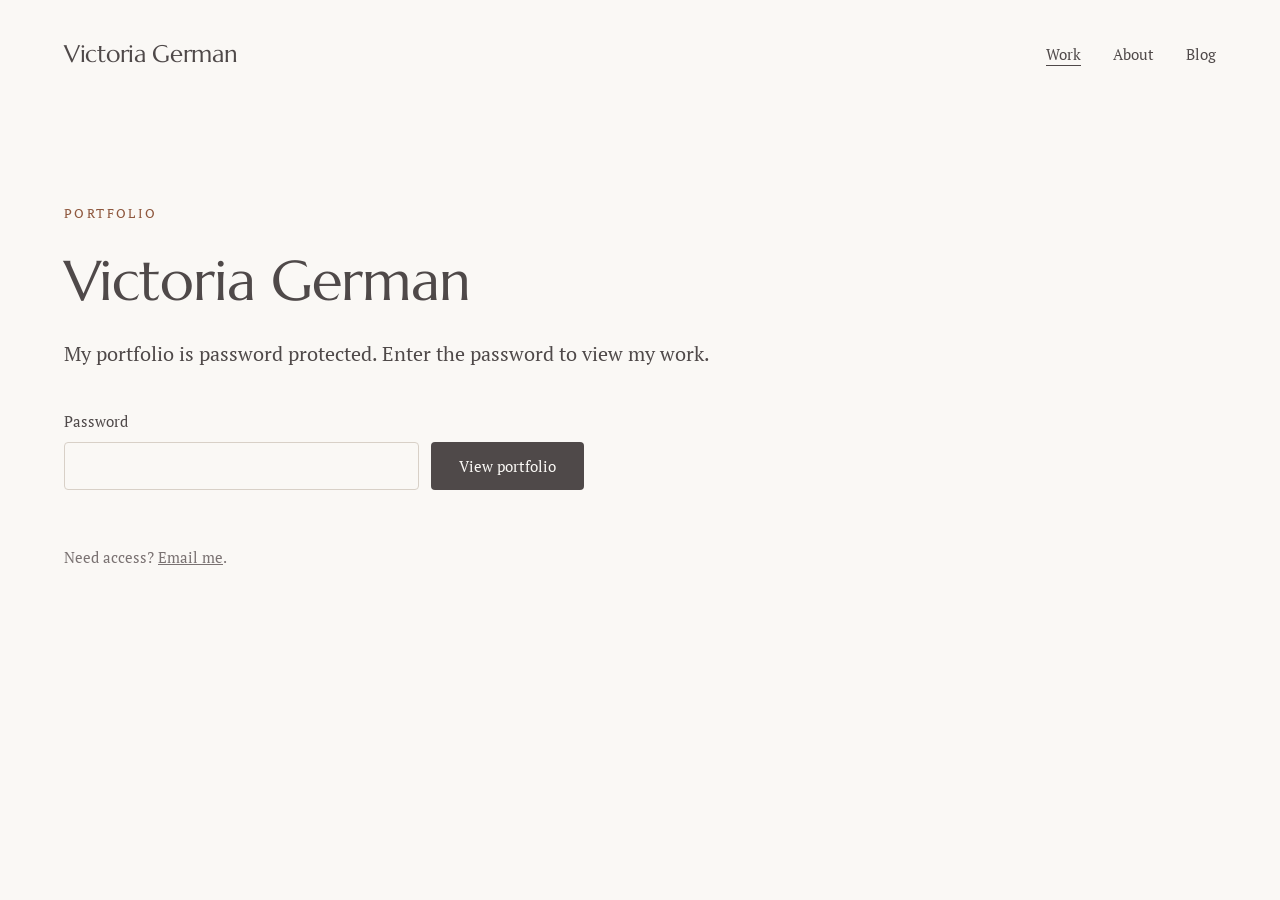
<file: index.html>
<!DOCTYPE html>
<html lang="en">
<head>
  <meta charset="utf-8">
  <meta name="viewport" content="width=device-width, initial-scale=1">
  <title>Victoria German</title>
  <link rel="canonical" href="https://www.victoriagerman.com">
  <meta property="og:site_name" content="Victoria German">
  <meta property="og:title" content="Victoria German">
  <meta property="og:url" content="https://www.victoriagerman.com">
  <meta property="og:type" content="website">
  <meta name="twitter:card" content="summary_large_image">
  <link rel="icon" href="favicon.svg" type="image/svg+xml">
  <link rel="preconnect" href="https://fonts.googleapis.com">
  <link rel="preconnect" href="https://fonts.gstatic.com" crossorigin>
  <link href="https://fonts.googleapis.com/css2?family=Marcellus&family=PT+Serif:ital,wght@0,400;0,700;1,400&display=swap" rel="stylesheet">
  <link rel="stylesheet" href="assets/css/style.css">
  <script>document.documentElement.classList.add('js');setTimeout(function(){if(!window.__reveal)document.documentElement.classList.remove('js')},2500)</script>
  <script src="assets/js/reveal.js" defer></script>
  <script src="assets/js/contact.js" defer></script>
  <script src="assets/js/unlock.js" defer></script>
</head>
<body>
  <a class="skip-link" href="#main">Skip to content</a>
  <div class="page">
  <header class="site-header pad">
    <a class="site-title" href="./">Victoria German</a>
    <nav class="site-nav" aria-label="Main">
      <a href="./" aria-current="page">Work</a>
      <a href="about/">About</a>
      <a href="blog/">Blog</a>
    </nav>
  </header>
  <main id="main">
    <section class="gate pad" data-salt="Vjn32nwQxq5p6Vaj/wKFPw==" data-iterations="600000" data-content="enc/content.bin" data-title="Victoria German">
      
      <div class="eyebrow">Portfolio</div>
      <h1>Victoria German</h1>
      <p class="gate-intro">My portfolio is password protected. Enter the password to view my work.</p>
      <form class="gate-form">
        <label for="pw">Password</label>
        <div class="gate-row">
          <input id="pw" name="password" type="password" autocomplete="current-password" required>
          <button class="button" type="submit">View portfolio</button>
        </div>
        <p class="gate-status" role="status" aria-live="polite"></p>
      </form>
      <p class="gate-help">Need access? <a href="mailto:victoriamiagerman@gmail.com?subject=Portfolio%20password">Email me</a>.</p>
    </section>
  </main>
  </div>
</body>
</html>
</file>
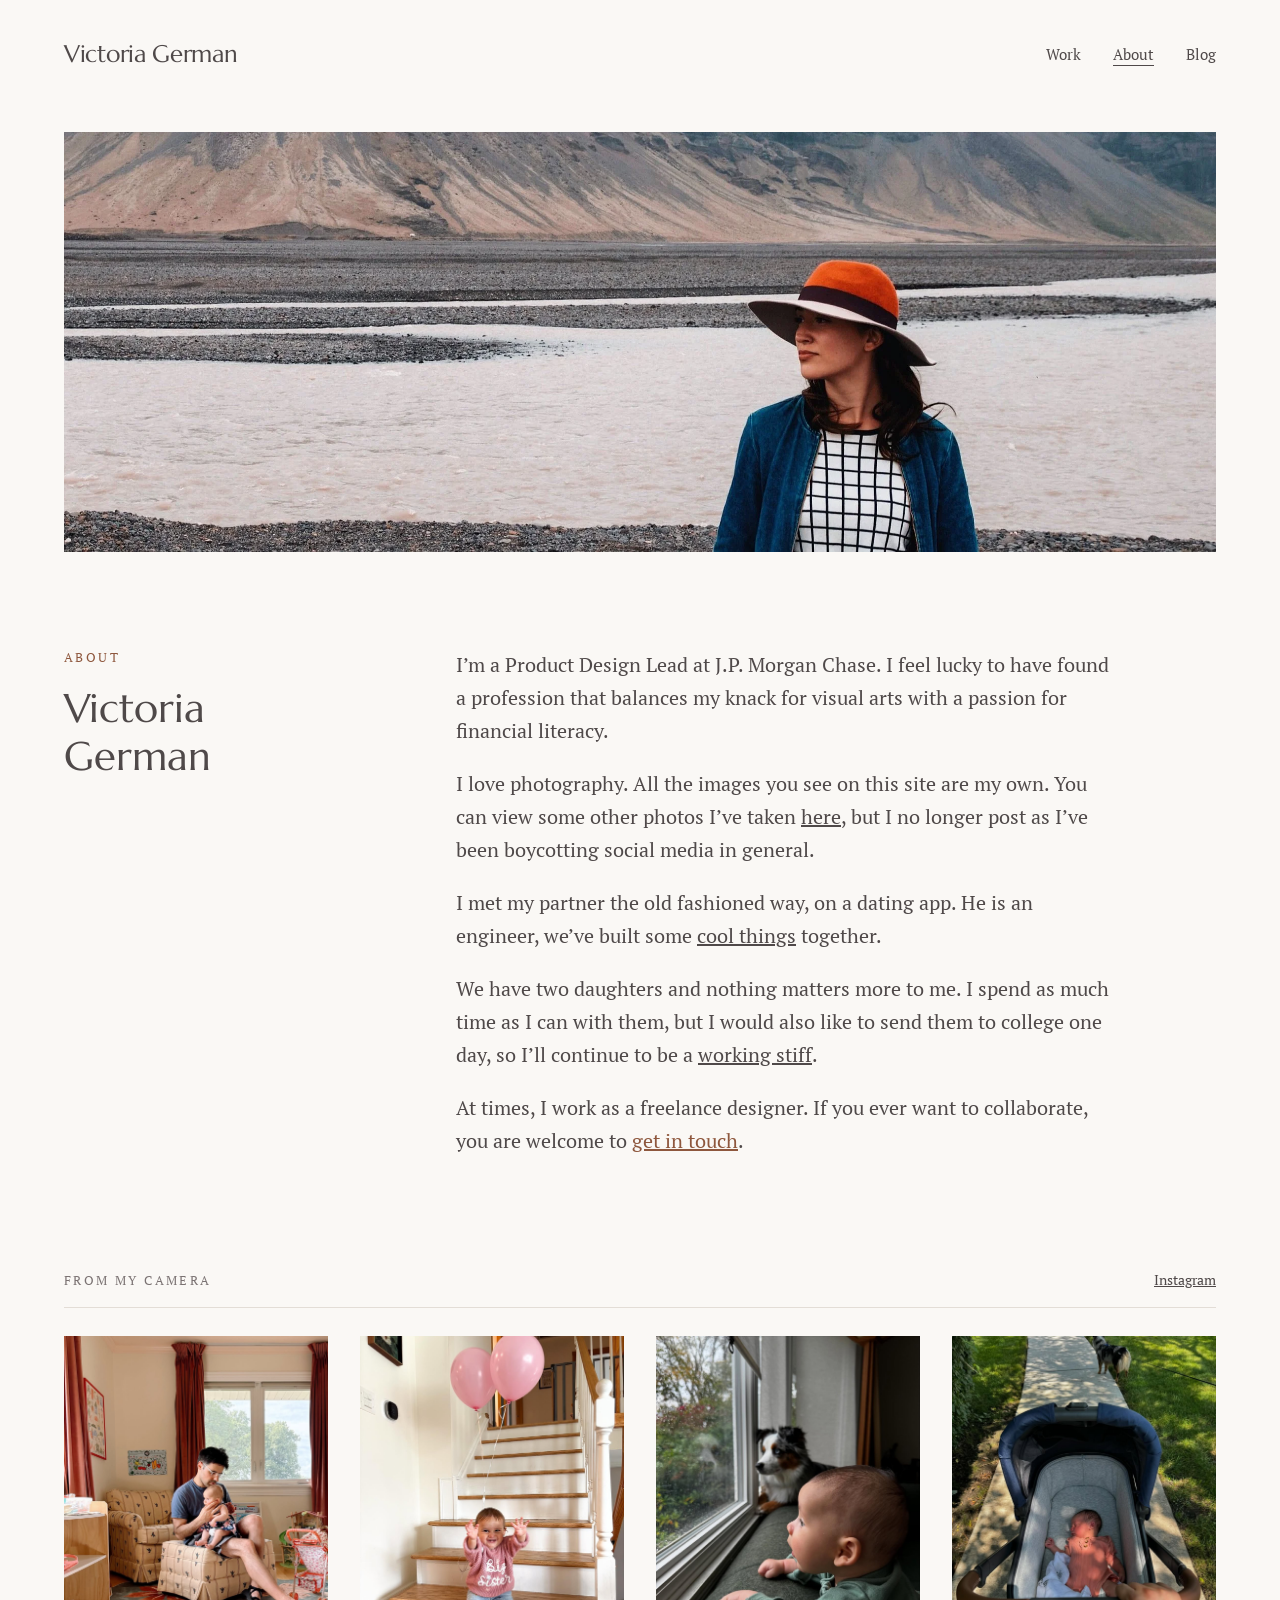
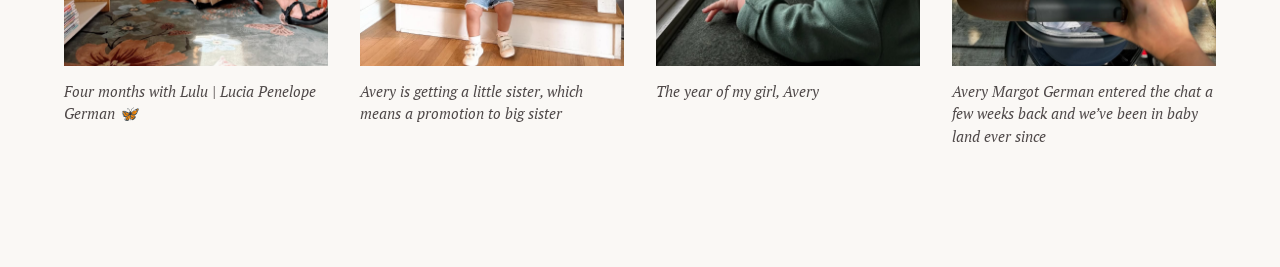
<file: about/index.html>
<!DOCTYPE html>
<html lang="en">
<head>
  <meta charset="utf-8">
  <meta name="viewport" content="width=device-width, initial-scale=1">
  <title>About — Victoria German</title>
  <link rel="canonical" href="https://www.victoriagerman.com/about">
  <meta property="og:image" content="https://www.victoriagerman.com/images/about/banner.webp">
  <meta property="og:site_name" content="Victoria German">
  <meta property="og:title" content="About — Victoria German">
  <meta property="og:url" content="https://www.victoriagerman.com/about">
  <meta property="og:type" content="website">
  <meta name="twitter:card" content="summary_large_image">
  <link rel="icon" href="../favicon.svg" type="image/svg+xml">
  <link rel="preconnect" href="https://fonts.googleapis.com">
  <link rel="preconnect" href="https://fonts.gstatic.com" crossorigin>
  <link href="https://fonts.googleapis.com/css2?family=Marcellus&family=PT+Serif:ital,wght@0,400;0,700;1,400&display=swap" rel="stylesheet">
  <link rel="stylesheet" href="../assets/css/style.css">
  <script>document.documentElement.classList.add('js');setTimeout(function(){if(!window.__reveal)document.documentElement.classList.remove('js')},2500)</script>
  <script src="../assets/js/reveal.js" defer></script>
</head>
<body>
  <a class="skip-link" href="#main">Skip to content</a>
  <div class="page">
  <header class="site-header pad">
    <a class="site-title" href="../">Victoria German</a>
    <nav class="site-nav" aria-label="Main">
      <a href="../">Work</a>
      <a href="../about/" aria-current="page">About</a>
      <a href="../blog/">Blog</a>
    </nav>
  </header>
  <main id="main">
    <div class="about-banner inset"><img src="../images/about/banner.webp" alt="Landscape photograph by Victoria German" width="2500" height="827"></div>
    <section class="section about-intro row pad">
      <div class="row-label"><div class="eyebrow">About</div><h1>Victoria German</h1></div>
      <div class="row-body text-lg">
        <p>I’m a Product Design Lead at J.P. Morgan Chase. I feel lucky to have found a profession that balances my knack for visual arts with a passion for financial literacy.</p>
        <p>I love photography. All the images you see on this site are my own. You can view some other photos I’ve taken <a href="https://www.instagram.com/toriamia/" target="_blank" rel="noopener">here</a>, but I no longer post as I’ve been boycotting social media in general.</p>
        <p>I met my partner the old fashioned way, on a dating app. He is an engineer, we’ve built some <a href="https://mountprospectwebdesign.com/" target="_blank" rel="noopener">cool things</a> together.</p>
        <p>We have two daughters and nothing matters more to me. I spend as much time as I can with them, but I would also like to send them to college one day, so I’ll continue to be a <a href="https://www.linkedin.com/in/victoriapalacios/" target="_blank" rel="noopener">working stiff</a>.</p>
        <p>At times, I work as a freelance designer. If you ever want to collaborate, you are welcome to <a class="accent" href="mailto:victoriamiagerman@gmail.com?subject=Hello">get in touch</a>.</p>
      </div>
    </section>
    <section class="photos pad">
      <div class="photos-head"><span class="label">From my camera</span><a href="https://www.instagram.com/toriamia/" target="_blank" rel="noopener">Instagram</a></div>
      <div class="photo-grid">
        <a href="https://www.instagram.com/toriamia/" target="_blank" rel="noopener"><img src="../images/about/lulu-four-months.jpg" alt="Victoria’s partner holding their baby daughter Lulu in the nursery" width="1080" height="1436" loading="lazy" decoding="async"><span>Four months with Lulu | Lucia Penelope German 🦋</span></a>
        <a href="https://www.instagram.com/p/DPjOtpzEcMe/" target="_blank" rel="noopener"><img src="../images/about/avery-big-sister.jpg" alt="Avery in a Big Sister sweater with pink balloons on the stairs" width="1080" height="1439" loading="lazy" decoding="async"><span>Avery is getting a little sister, which means a promotion to big sister</span></a>
        <a href="https://www.instagram.com/p/DERCg-nxtQr/" target="_blank" rel="noopener"><img src="../images/about/year-of-avery.jpg" alt="Baby Avery and the family dog looking out a rainy window" width="1080" height="1350" loading="lazy" decoding="async"><span>The year of my girl, Avery</span></a>
        <a href="https://www.instagram.com/p/C9-_17xPqMw/" target="_blank" rel="noopener"><img src="../images/about/avery-arrives.jpg" alt="Newborn Avery asleep in a stroller on a sunny sidewalk walk" width="1080" height="1350" loading="lazy" decoding="async"><span>Avery Margot German entered the chat a few weeks back and we’ve been in baby land ever since</span></a>
      </div>
    </section>
  </main>
  </div>
</body>
</html>
</file>
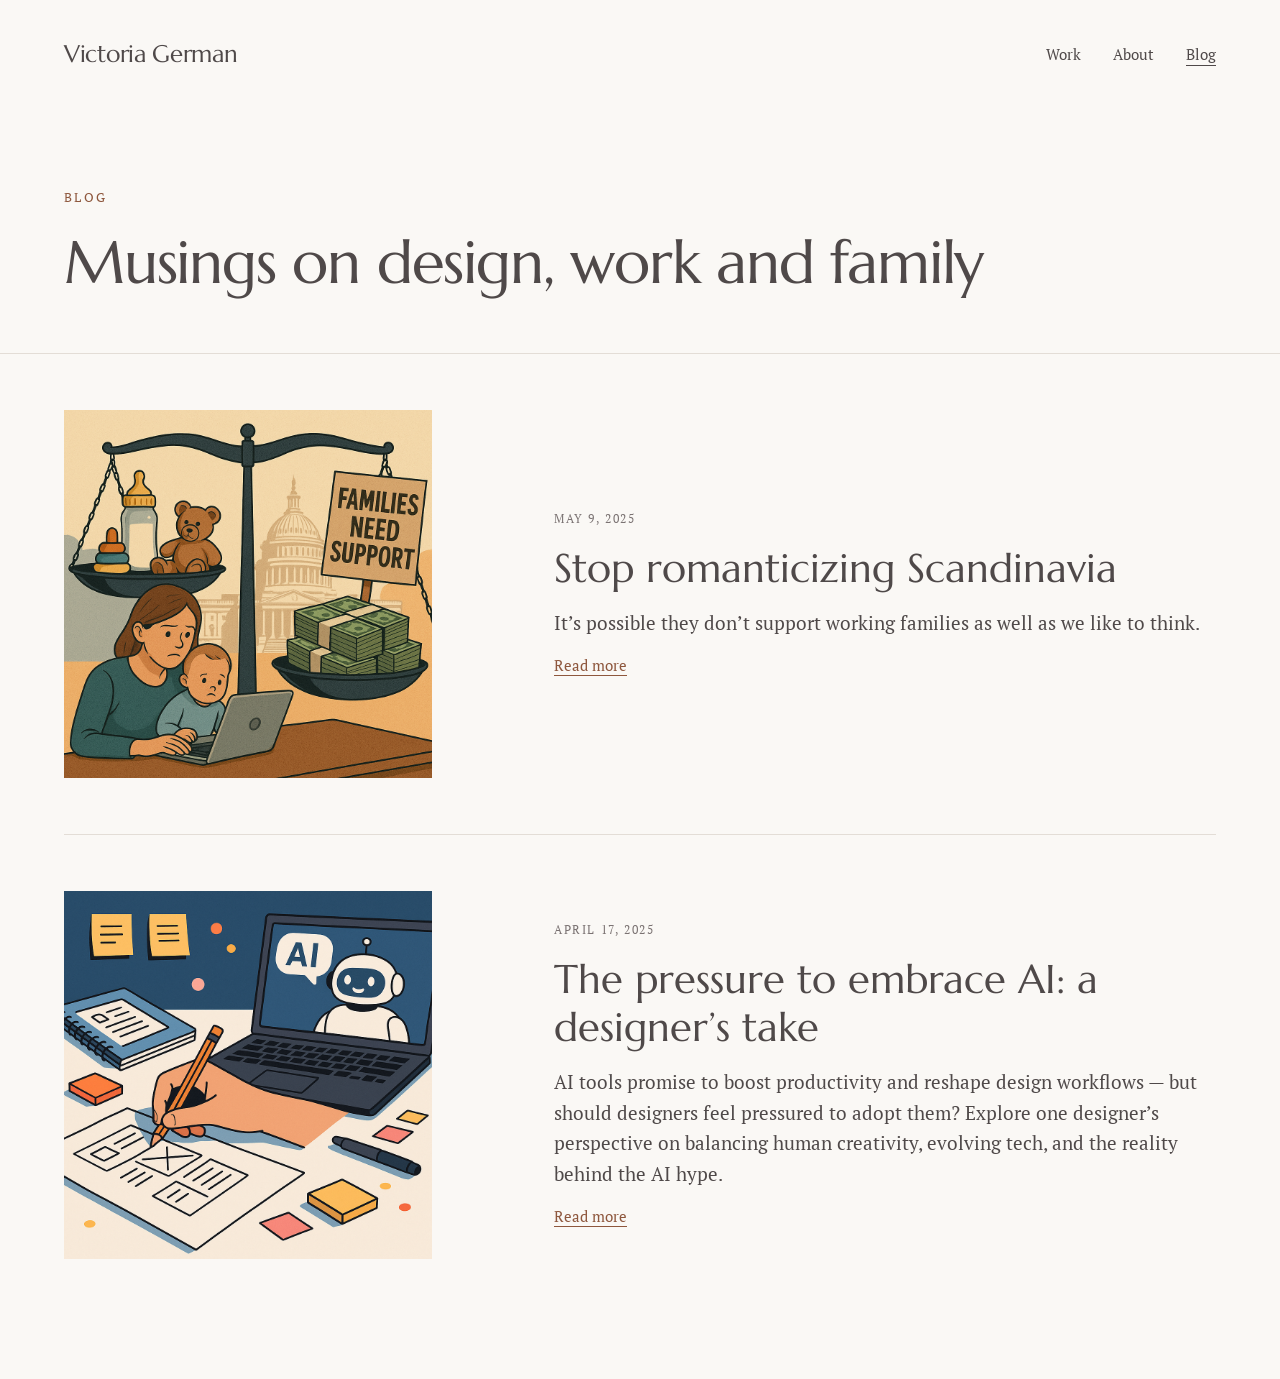
<file: blog/index.html>
<!DOCTYPE html>
<html lang="en">
<head>
  <meta charset="utf-8">
  <meta name="viewport" content="width=device-width, initial-scale=1">
  <title>Blog — Victoria German</title>
  <link rel="canonical" href="https://www.victoriagerman.com/blog">
  <meta property="og:site_name" content="Victoria German">
  <meta property="og:title" content="Blog — Victoria German">
  <meta property="og:url" content="https://www.victoriagerman.com/blog">
  <meta property="og:type" content="website">
  <meta name="twitter:card" content="summary_large_image">
  <link rel="icon" href="../favicon.svg" type="image/svg+xml">
  <link rel="preconnect" href="https://fonts.googleapis.com">
  <link rel="preconnect" href="https://fonts.gstatic.com" crossorigin>
  <link href="https://fonts.googleapis.com/css2?family=Marcellus&family=PT+Serif:ital,wght@0,400;0,700;1,400&display=swap" rel="stylesheet">
  <link rel="stylesheet" href="../assets/css/style.css">
  <script>document.documentElement.classList.add('js');setTimeout(function(){if(!window.__reveal)document.documentElement.classList.remove('js')},2500)</script>
  <script src="../assets/js/reveal.js" defer></script>
</head>
<body>
  <a class="skip-link" href="#main">Skip to content</a>
  <div class="page">
  <header class="site-header pad">
    <a class="site-title" href="../">Victoria German</a>
    <nav class="site-nav" aria-label="Main">
      <a href="../">Work</a>
      <a href="../about/">About</a>
      <a href="../blog/" aria-current="page">Blog</a>
    </nav>
  </header>
  <main id="main">
    <section class="blog-head pad">
      <div class="eyebrow">Blog</div>
      <h1>Musings on design, work and family</h1>
    </section>
    <hr class="rule inset">
    <section class="pad">
      <article class="post-row row">
        <a class="post-thumb" href="../blog/stop-romanticizing-scandinavia/" tabindex="-1" aria-hidden="true"><img src="../images/blog/stop-romanticizing-scandinavia.webp" alt="" width="1024" height="1024" loading="lazy" decoding="async"></a>
        <div class="post-text">
          <time class="label" datetime="2025-05-09">May 9, 2025</time>
          <h2><a href="../blog/stop-romanticizing-scandinavia/">Stop romanticizing Scandinavia</a></h2>
          <p>It’s possible they don’t support working families as well as we like to think.</p>
          <a class="read-more" href="../blog/stop-romanticizing-scandinavia/">Read more</a>
        </div>
      </article>
      <article class="post-row row">
        <a class="post-thumb" href="../blog/the-pressure-to-embrace-ai/" tabindex="-1" aria-hidden="true"><img src="../images/blog/the-pressure-to-embrace-ai.webp" alt="" width="1024" height="1024" loading="lazy" decoding="async"></a>
        <div class="post-text">
          <time class="label" datetime="2025-04-17">April 17, 2025</time>
          <h2><a href="../blog/the-pressure-to-embrace-ai/">The pressure to embrace AI: a designer’s take</a></h2>
          <p>AI tools promise to boost productivity and reshape design workflows — but should designers feel pressured to adopt them? Explore one designer’s perspective on balancing human creativity, evolving tech, and the reality behind the AI hype.</p>
          <a class="read-more" href="../blog/the-pressure-to-embrace-ai/">Read more</a>
        </div>
      </article>
    </section>
  </main>
  </div>
</body>
</html>
</file>
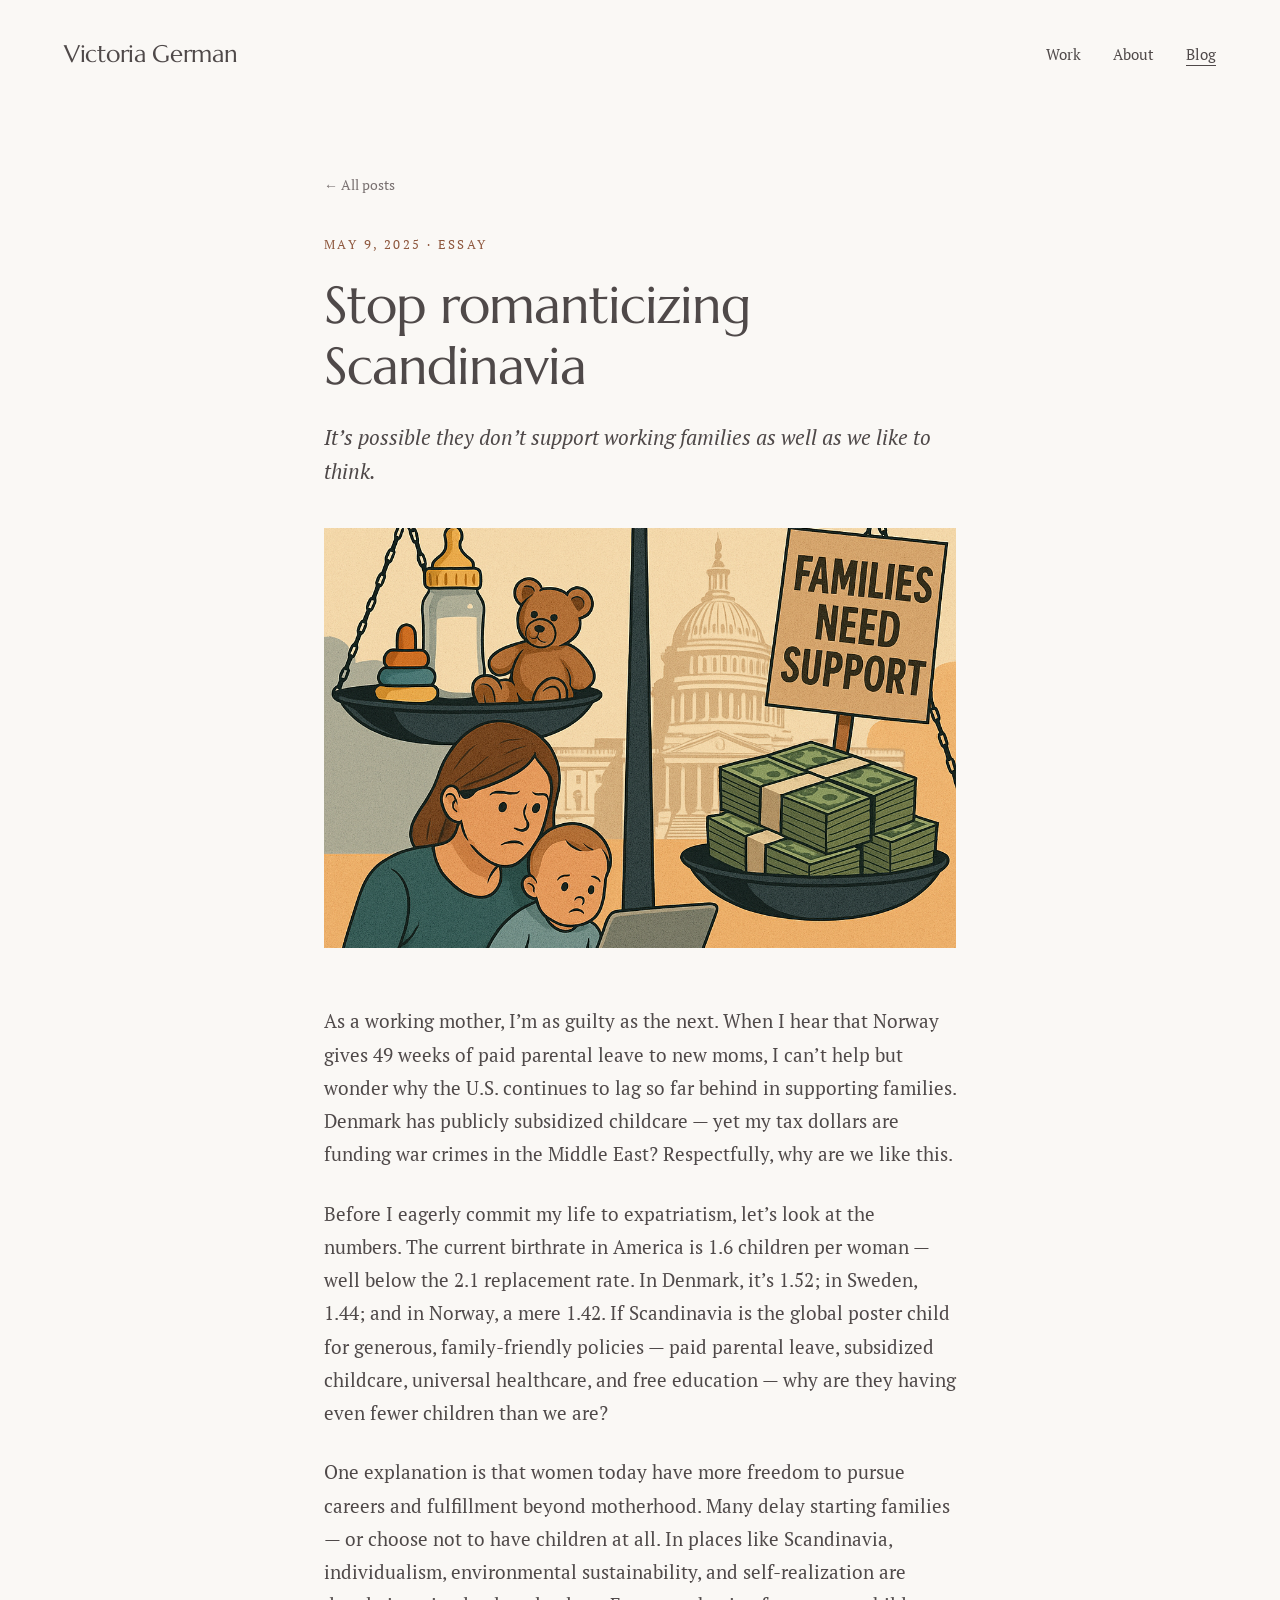
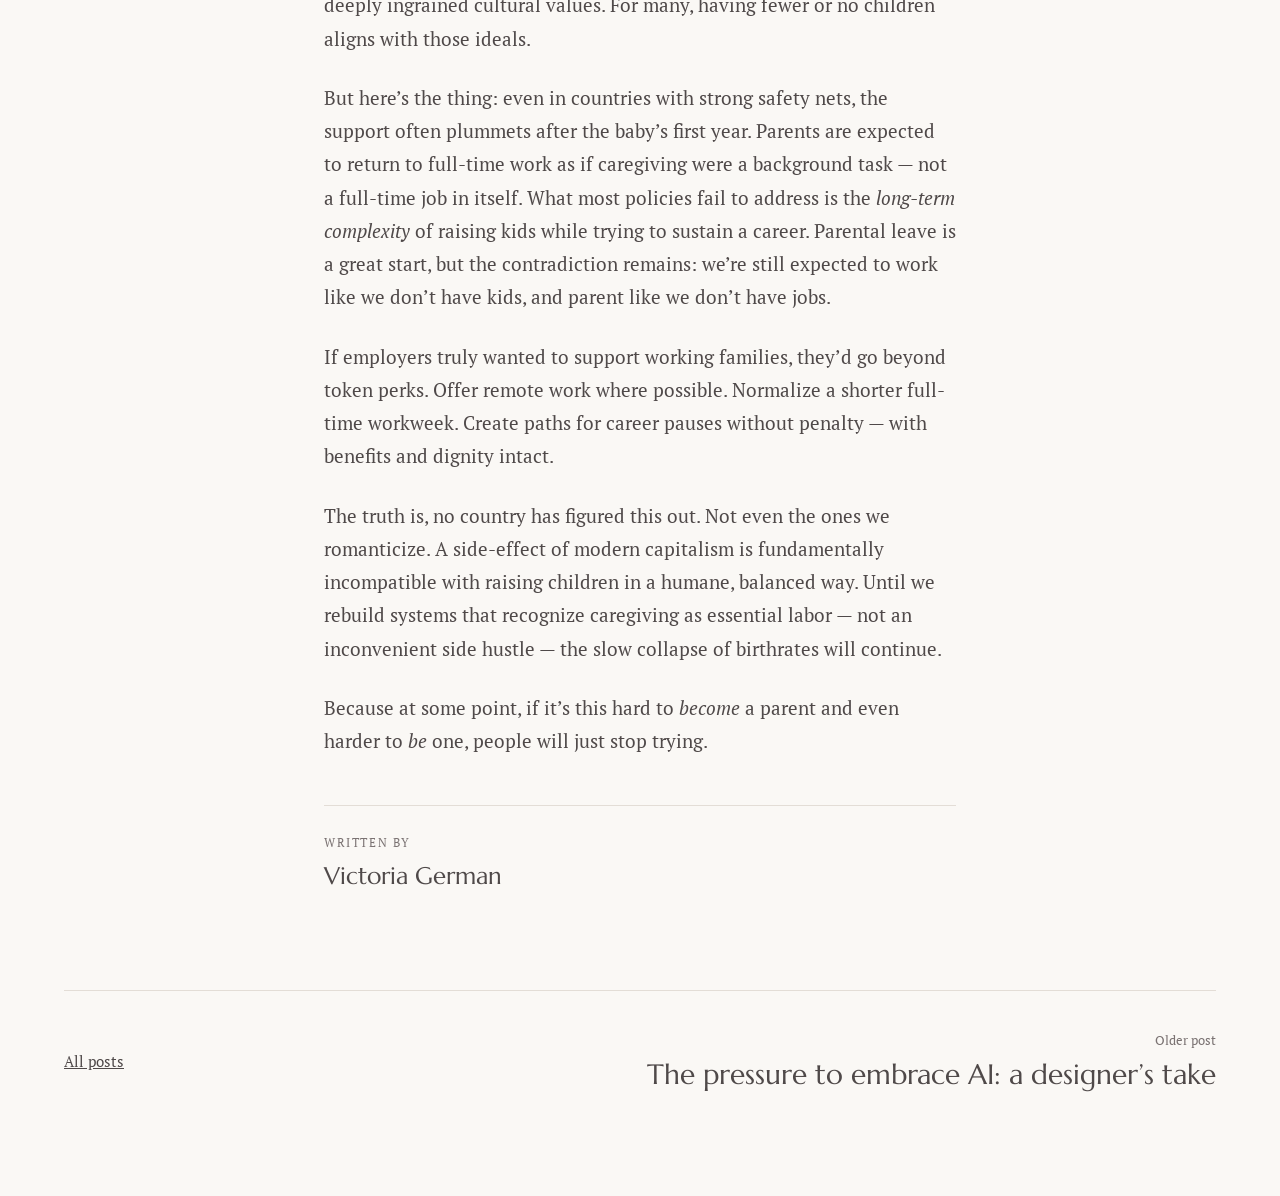
<file: blog/stop-romanticizing-scandinavia/index.html>
<!DOCTYPE html>
<html lang="en">
<head>
  <meta charset="utf-8">
  <meta name="viewport" content="width=device-width, initial-scale=1">
  <title>Stop romanticizing Scandinavia — Victoria German</title>
  <link rel="canonical" href="https://www.victoriagerman.com/blog/stop-romanticizing-scandinavia">
  <meta name="description" content="It’s possible they don’t support working families as well as we like to think.">
  <meta property="og:description" content="It’s possible they don’t support working families as well as we like to think.">
  <meta property="og:image" content="https://www.victoriagerman.com/images/blog/stop-romanticizing-scandinavia.webp">
  <meta property="og:site_name" content="Victoria German">
  <meta property="og:title" content="Stop romanticizing Scandinavia — Victoria German">
  <meta property="og:url" content="https://www.victoriagerman.com/blog/stop-romanticizing-scandinavia">
  <meta property="og:type" content="website">
  <meta name="twitter:card" content="summary_large_image">
  <link rel="icon" href="../../favicon.svg" type="image/svg+xml">
  <link rel="preconnect" href="https://fonts.googleapis.com">
  <link rel="preconnect" href="https://fonts.gstatic.com" crossorigin>
  <link href="https://fonts.googleapis.com/css2?family=Marcellus&family=PT+Serif:ital,wght@0,400;0,700;1,400&display=swap" rel="stylesheet">
  <link rel="stylesheet" href="../../assets/css/style.css">
  <script>document.documentElement.classList.add('js');setTimeout(function(){if(!window.__reveal)document.documentElement.classList.remove('js')},2500)</script>
  <script src="../../assets/js/reveal.js" defer></script>
</head>
<body>
  <a class="skip-link" href="#main">Skip to content</a>
  <div class="page">
  <header class="site-header pad">
    <a class="site-title" href="../../">Victoria German</a>
    <nav class="site-nav" aria-label="Main">
      <a href="../../">Work</a>
      <a href="../../about/">About</a>
      <a href="../../blog/" aria-current="page">Blog</a>
    </nav>
  </header>
  <main id="main">
    <article class="post pad">
      <a class="back" href="../../blog/">← All posts</a>
      <div class="eyebrow"><time datetime="2025-05-09">May 9, 2025</time> · Essay</div>
      <h1>Stop romanticizing Scandinavia</h1>
      <p class="dek">It’s possible they don’t support working families as well as we like to think.</p>
      <div class="post-hero"><img src="../../images/blog/stop-romanticizing-scandinavia.webp" alt="" width="1024" height="1024"></div>
      <div class="post-body">
        <p>As a working mother, I’m as guilty as the next. When I hear that Norway gives 49 weeks of paid parental leave to new moms, I can’t help but wonder why the U.S. continues to lag so far behind in supporting families. Denmark has publicly subsidized childcare — yet my tax dollars are funding war crimes in the Middle East? Respectfully, why are we like this.</p>
        <p>Before I eagerly commit my life to expatriatism, let’s look at the numbers. The current birthrate in America is 1.6 children per woman — well below the 2.1 replacement rate. In Denmark, it’s 1.52; in Sweden, 1.44; and in Norway, a mere 1.42. If Scandinavia is the global poster child for generous, family-friendly policies — paid parental leave, subsidized childcare, universal healthcare, and free education — why are they having even fewer children than we are?</p>
        <p>One explanation is that women today have more freedom to pursue careers and fulfillment beyond motherhood. Many delay starting families — or choose not to have children at all. In places like Scandinavia, individualism, environmental sustainability, and self-realization are deeply ingrained cultural values. For many, having fewer or no children aligns with those ideals.</p>
        <p>But here’s the thing: even in countries with strong safety nets, the support often plummets after the baby’s first year. Parents are expected to return to full-time work as if caregiving were a background task — not a full-time job in itself. What most policies fail to address is the <em>long-term complexity</em> of raising kids while trying to sustain a career. Parental leave is a great start, but the contradiction remains: we’re still expected to work like we don’t have kids, and parent like we don’t have jobs.</p>
        <p>If employers truly wanted to support working families, they’d go beyond token perks. Offer remote work where possible. Normalize a shorter full-time workweek. Create paths for career pauses without penalty — with benefits and dignity intact.</p>
        <p>The truth is, no country has figured this out. Not even the ones we romanticize. A side-effect of modern capitalism is fundamentally incompatible with raising children in a humane, balanced way. Until we rebuild systems that recognize caregiving as essential labor — not an inconvenient side hustle — the slow collapse of birthrates will continue.</p>
        <p>Because at some point, if it’s this hard to <em>become</em> a parent and even harder to <em>be</em> one, people will just stop trying.</p>
      </div>
      
      <div class="byline"><span class="label">Written by</span><span>Victoria German</span></div>
    </article>
    <nav class="pager post-pager inset" aria-label="More posts"><a class="plain" href="../../blog/">All posts</a><a class="step next" href="../../blog/the-pressure-to-embrace-ai/"><span>Older post</span><span>The pressure to embrace AI: a designer’s take</span></a></nav>
  </main>
  </div>
</body>
</html>
</file>
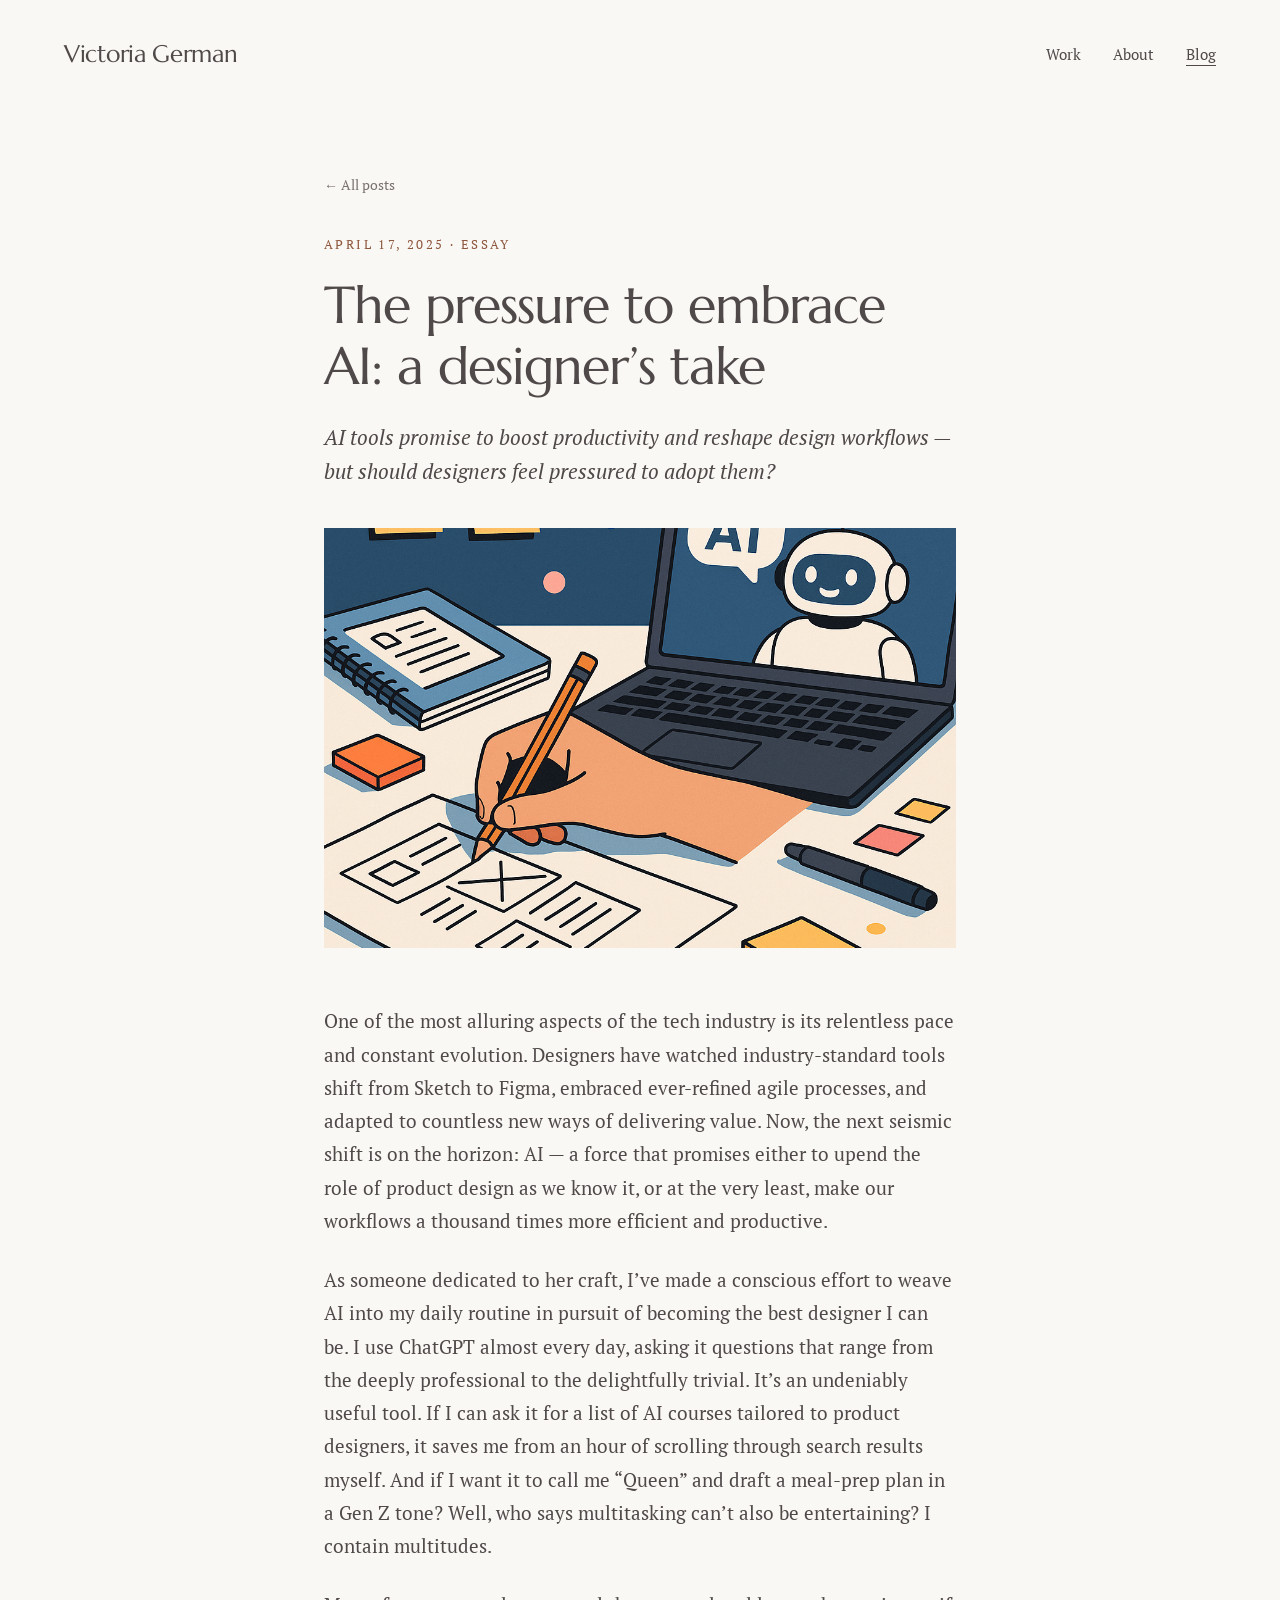
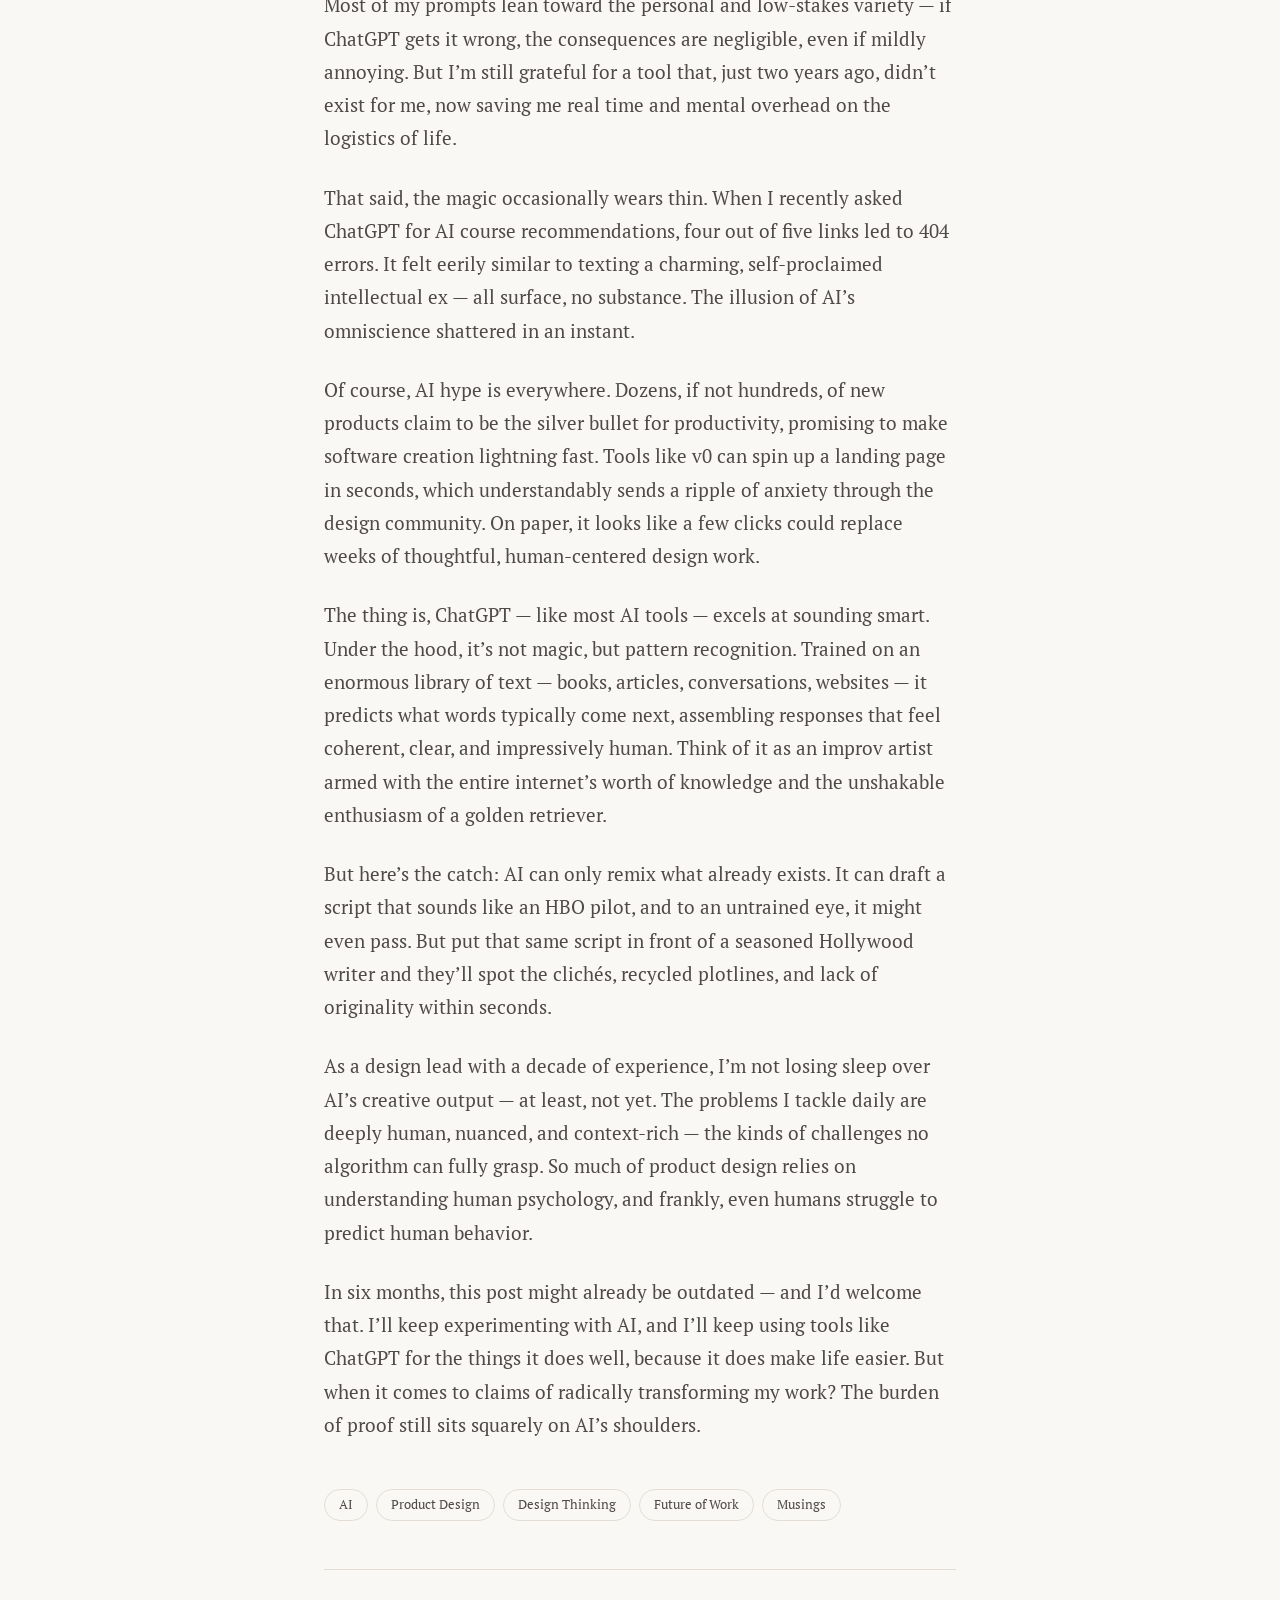
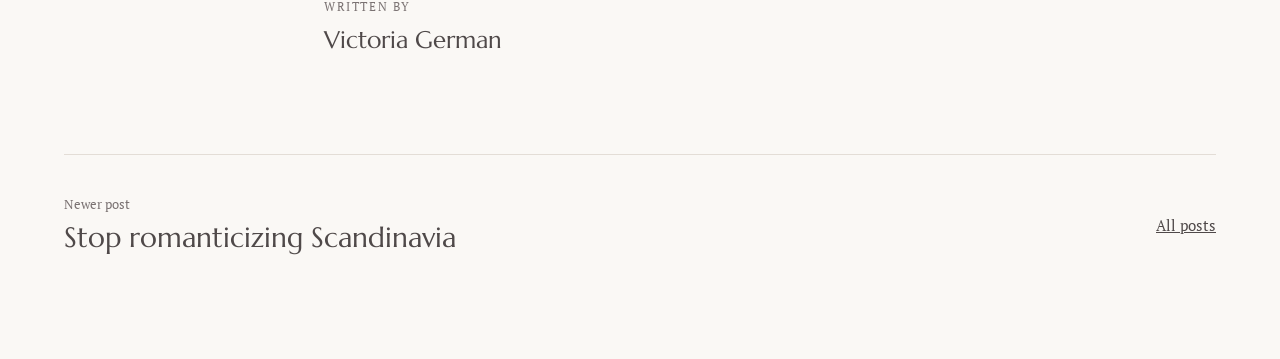
<file: blog/the-pressure-to-embrace-ai/index.html>
<!DOCTYPE html>
<html lang="en">
<head>
  <meta charset="utf-8">
  <meta name="viewport" content="width=device-width, initial-scale=1">
  <title>The pressure to use AI in product design: hype, reality, and the human role in tech — Victoria German</title>
  <link rel="canonical" href="https://www.victoriagerman.com/blog/the-pressure-to-embrace-ai">
  <meta name="description" content="AI tools promise to boost productivity and reshape design workflows — but should designers feel pressured to adopt them? Explore one designer’s perspective on balancing human creativity, evolving tech, and the reality behind the AI hype.">
  <meta property="og:description" content="AI tools promise to boost productivity and reshape design workflows — but should designers feel pressured to adopt them? Explore one designer’s perspective on balancing human creativity, evolving tech, and the reality behind the AI hype.">
  <meta property="og:image" content="https://www.victoriagerman.com/images/blog/the-pressure-to-embrace-ai.webp">
  <meta property="og:site_name" content="Victoria German">
  <meta property="og:title" content="The pressure to use AI in product design: hype, reality, and the human role in tech — Victoria German">
  <meta property="og:url" content="https://www.victoriagerman.com/blog/the-pressure-to-embrace-ai">
  <meta property="og:type" content="website">
  <meta name="twitter:card" content="summary_large_image">
  <link rel="icon" href="../../favicon.svg" type="image/svg+xml">
  <link rel="preconnect" href="https://fonts.googleapis.com">
  <link rel="preconnect" href="https://fonts.gstatic.com" crossorigin>
  <link href="https://fonts.googleapis.com/css2?family=Marcellus&family=PT+Serif:ital,wght@0,400;0,700;1,400&display=swap" rel="stylesheet">
  <link rel="stylesheet" href="../../assets/css/style.css">
  <script>document.documentElement.classList.add('js');setTimeout(function(){if(!window.__reveal)document.documentElement.classList.remove('js')},2500)</script>
  <script src="../../assets/js/reveal.js" defer></script>
</head>
<body>
  <a class="skip-link" href="#main">Skip to content</a>
  <div class="page">
  <header class="site-header pad">
    <a class="site-title" href="../../">Victoria German</a>
    <nav class="site-nav" aria-label="Main">
      <a href="../../">Work</a>
      <a href="../../about/">About</a>
      <a href="../../blog/" aria-current="page">Blog</a>
    </nav>
  </header>
  <main id="main">
    <article class="post pad">
      <a class="back" href="../../blog/">← All posts</a>
      <div class="eyebrow"><time datetime="2025-04-17">April 17, 2025</time> · Essay</div>
      <h1>The pressure to embrace AI: a designer’s take</h1>
      <p class="dek">AI tools promise to boost productivity and reshape design workflows — but should designers feel pressured to adopt them?</p>
      <div class="post-hero"><img src="../../images/blog/the-pressure-to-embrace-ai.webp" alt="" width="1024" height="1024"></div>
      <div class="post-body">
        <p>One of the most alluring aspects of the tech industry is its relentless pace and constant evolution. Designers have watched industry-standard tools shift from Sketch to Figma, embraced ever-refined agile processes, and adapted to countless new ways of delivering value. Now, the next seismic shift is on the horizon: AI — a force that promises either to upend the role of product design as we know it, or at the very least, make our workflows a thousand times more efficient and productive.</p>
        <p>As someone dedicated to her craft, I’ve made a conscious effort to weave AI into my daily routine in pursuit of becoming the best designer I can be. I use ChatGPT almost every day, asking it questions that range from the deeply professional to the delightfully trivial. It’s an undeniably useful tool. If I can ask it for a list of AI courses tailored to product designers, it saves me from an hour of scrolling through search results myself. And if I want it to call me “Queen” and draft a meal-prep plan in a Gen Z tone? Well, who says multitasking can’t also be entertaining? I contain multitudes.</p>
        <p>Most of my prompts lean toward the personal and low-stakes variety — if ChatGPT gets it wrong, the consequences are negligible, even if mildly annoying. But I’m still grateful for a tool that, just two years ago, didn’t exist for me, now saving me real time and mental overhead on the logistics of life.</p>
        <p>That said, the magic occasionally wears thin. When I recently asked ChatGPT for AI course recommendations, four out of five links led to 404 errors. It felt eerily similar to texting a charming, self-proclaimed intellectual ex — all surface, no substance. The illusion of AI’s omniscience shattered in an instant.</p>
        <p>Of course, AI hype is everywhere. Dozens, if not hundreds, of new products claim to be the silver bullet for productivity, promising to make software creation lightning fast. Tools like v0 can spin up a landing page in seconds, which understandably sends a ripple of anxiety through the design community. On paper, it looks like a few clicks could replace weeks of thoughtful, human-centered design work.</p>
        <p>The thing is, ChatGPT — like most AI tools — excels at sounding smart. Under the hood, it’s not magic, but pattern recognition. Trained on an enormous library of text — books, articles, conversations, websites — it predicts what words typically come next, assembling responses that feel coherent, clear, and impressively human. Think of it as an improv artist armed with the entire internet’s worth of knowledge and the unshakable enthusiasm of a golden retriever.</p>
        <p>But here’s the catch: AI can only remix what already exists. It can draft a script that sounds like an HBO pilot, and to an untrained eye, it might even pass. But put that same script in front of a seasoned Hollywood writer and they’ll spot the clichés, recycled plotlines, and lack of originality within seconds.</p>
        <p>As a design lead with a decade of experience, I’m not losing sleep over AI’s creative output — at least, not yet. The problems I tackle daily are deeply human, nuanced, and context-rich — the kinds of challenges no algorithm can fully grasp. So much of product design relies on understanding human psychology, and frankly, even humans struggle to predict human behavior.</p>
        <p>In six months, this post might already be outdated — and I’d welcome that. I’ll keep experimenting with AI, and I’ll keep using tools like ChatGPT for the things it does well, because it does make life easier. But when it comes to claims of radically transforming my work? The burden of proof still sits squarely on AI’s shoulders.</p>
      </div>
      <ul class="tags"><li>AI</li><li>Product Design</li><li>Design Thinking</li><li>Future of Work</li><li>Musings</li></ul>
      <div class="byline"><span class="label">Written by</span><span>Victoria German</span></div>
    </article>
    <nav class="pager post-pager inset" aria-label="More posts"><a class="step" href="../../blog/stop-romanticizing-scandinavia/"><span>Newer post</span><span>Stop romanticizing Scandinavia</span></a><a class="plain next" href="../../blog/">All posts</a></nav>
  </main>
  </div>
</body>
</html>
</file>
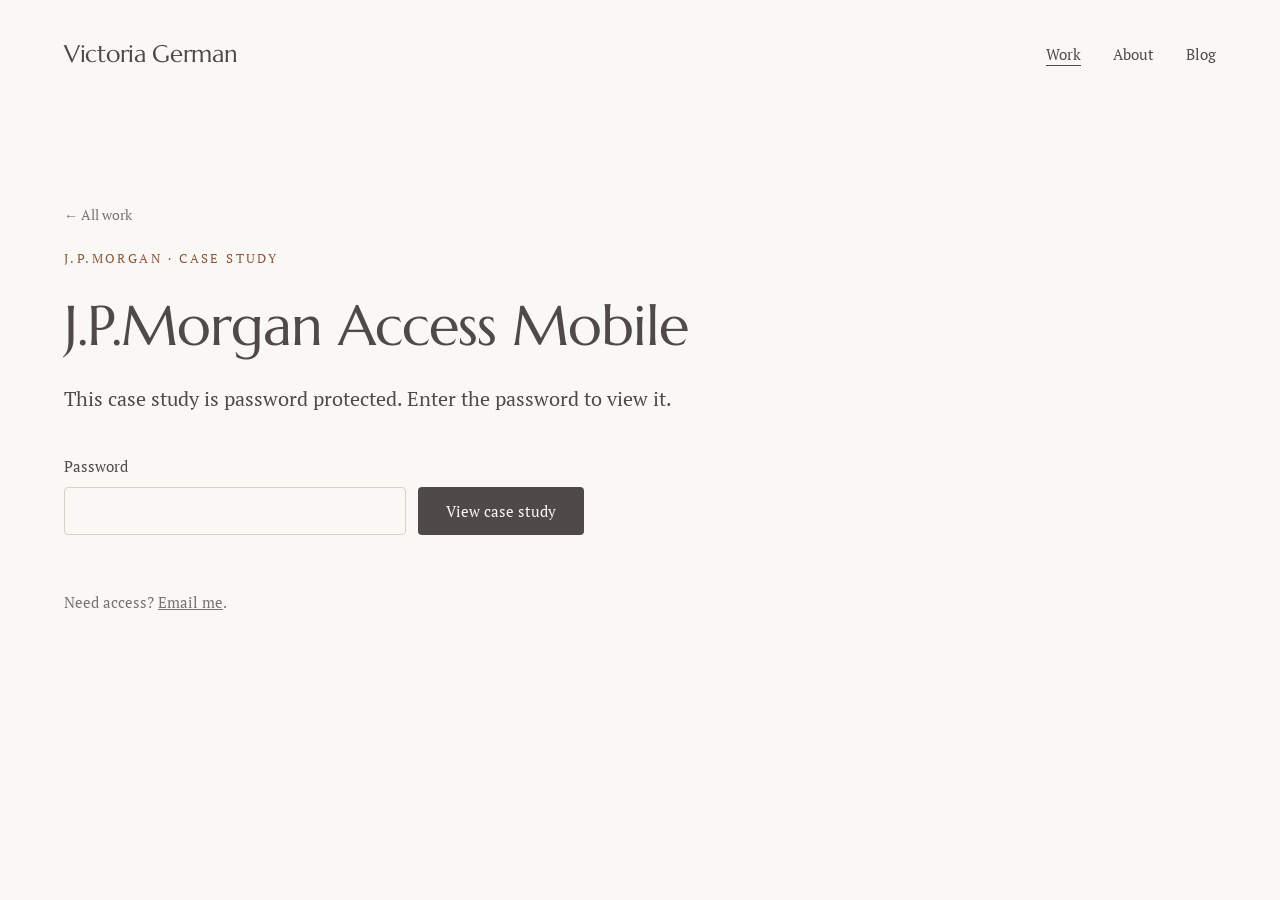
<file: work/jpmorgan/index.html>
<!DOCTYPE html>
<html lang="en">
<head>
  <meta charset="utf-8">
  <meta name="viewport" content="width=device-width, initial-scale=1">
  <title>J.P.Morgan — Victoria German</title>
  <link rel="canonical" href="https://www.victoriagerman.com/work/jpmorgan">
  <meta property="og:site_name" content="Victoria German">
  <meta property="og:title" content="J.P.Morgan — Victoria German">
  <meta property="og:url" content="https://www.victoriagerman.com/work/jpmorgan">
  <meta property="og:type" content="website">
  <meta name="twitter:card" content="summary_large_image">
  <link rel="icon" href="../../favicon.svg" type="image/svg+xml">
  <link rel="preconnect" href="https://fonts.googleapis.com">
  <link rel="preconnect" href="https://fonts.gstatic.com" crossorigin>
  <link href="https://fonts.googleapis.com/css2?family=Marcellus&family=PT+Serif:ital,wght@0,400;0,700;1,400&display=swap" rel="stylesheet">
  <link rel="stylesheet" href="../../assets/css/style.css">
  <script>document.documentElement.classList.add('js');setTimeout(function(){if(!window.__reveal)document.documentElement.classList.remove('js')},2500)</script>
  <script src="../../assets/js/reveal.js" defer></script>
  <meta name="robots" content="noindex">
  <script src="../../assets/js/unlock.js" defer></script>
</head>
<body>
  <a class="skip-link" href="#main">Skip to content</a>
  <div class="page">
  <header class="site-header pad">
    <a class="site-title" href="../../">Victoria German</a>
    <nav class="site-nav" aria-label="Main">
      <a href="../../" aria-current="page">Work</a>
      <a href="../../about/">About</a>
      <a href="../../blog/">Blog</a>
    </nav>
  </header>
  <main id="main">
    <section class="gate pad" data-salt="Vjn32nwQxq5p6Vaj/wKFPw==" data-iterations="600000" data-content="enc/content.bin" data-title="J.P.Morgan — Victoria German">
      <a class="back" href="../../">← All work</a>
      <div class="eyebrow">J.P.Morgan · Case study</div>
      <h1>J.P.Morgan Access Mobile</h1>
      <p class="gate-intro">This case study is password protected. Enter the password to view it.</p>
      <form class="gate-form">
        <label for="pw">Password</label>
        <div class="gate-row">
          <input id="pw" name="password" type="password" autocomplete="current-password" required>
          <button class="button" type="submit">View case study</button>
        </div>
        <p class="gate-status" role="status" aria-live="polite"></p>
      </form>
      <p class="gate-help">Need access? <a href="mailto:victoriamiagerman@gmail.com?subject=Portfolio%20password">Email me</a>.</p>
    </section>
  </main>
  </div>
</body>
</html>
</file>
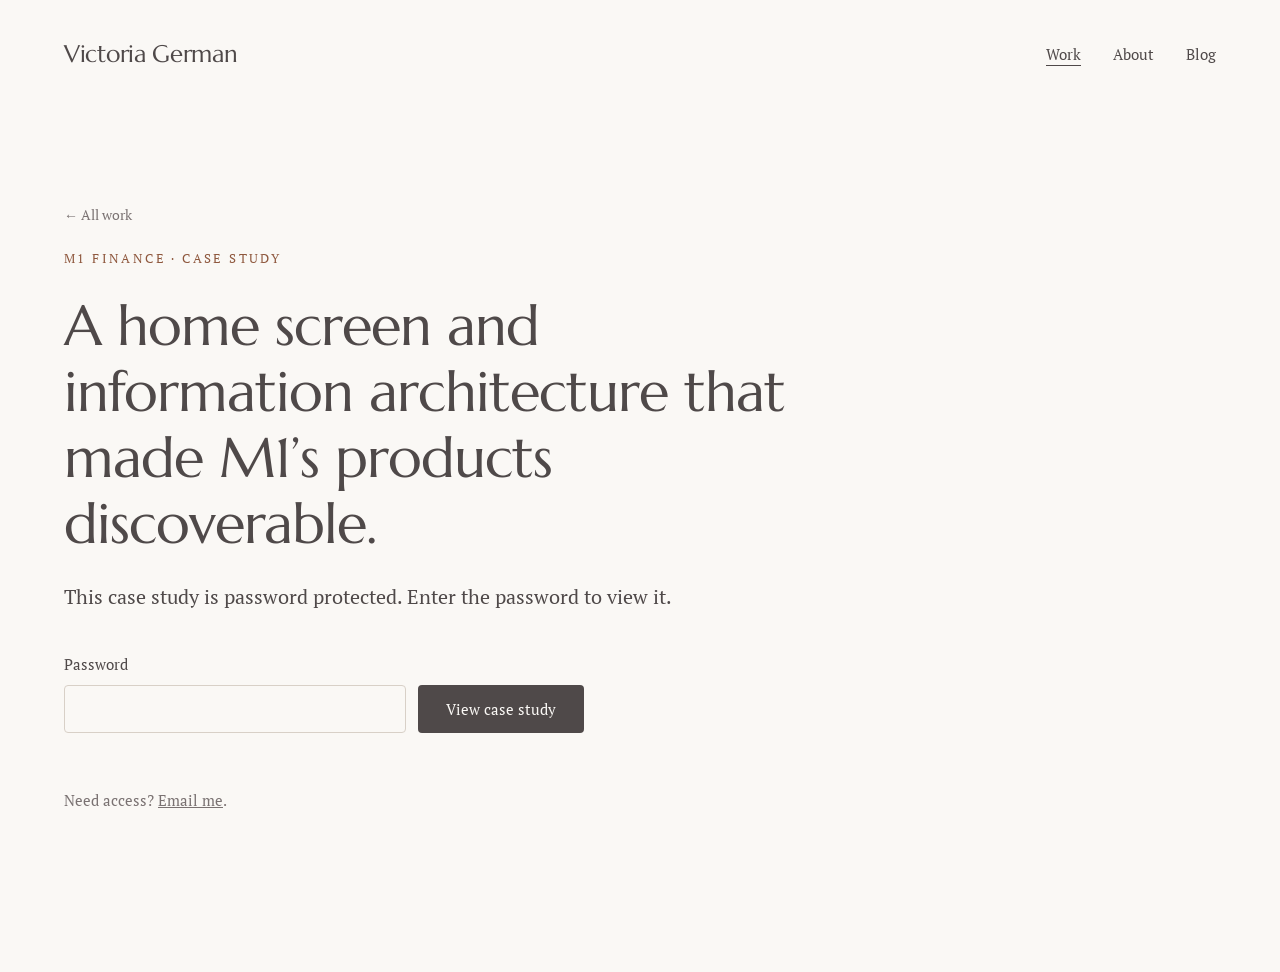
<file: work/m1-finance/index.html>
<!DOCTYPE html>
<html lang="en">
<head>
  <meta charset="utf-8">
  <meta name="viewport" content="width=device-width, initial-scale=1">
  <title>M1 Finance — Victoria German</title>
  <link rel="canonical" href="https://www.victoriagerman.com/work/m1-finance">
  <meta property="og:site_name" content="Victoria German">
  <meta property="og:title" content="M1 Finance — Victoria German">
  <meta property="og:url" content="https://www.victoriagerman.com/work/m1-finance">
  <meta property="og:type" content="website">
  <meta name="twitter:card" content="summary_large_image">
  <link rel="icon" href="../../favicon.svg" type="image/svg+xml">
  <link rel="preconnect" href="https://fonts.googleapis.com">
  <link rel="preconnect" href="https://fonts.gstatic.com" crossorigin>
  <link href="https://fonts.googleapis.com/css2?family=Marcellus&family=PT+Serif:ital,wght@0,400;0,700;1,400&display=swap" rel="stylesheet">
  <link rel="stylesheet" href="../../assets/css/style.css">
  <script>document.documentElement.classList.add('js');setTimeout(function(){if(!window.__reveal)document.documentElement.classList.remove('js')},2500)</script>
  <script src="../../assets/js/reveal.js" defer></script>
  <meta name="robots" content="noindex">
  <script src="../../assets/js/unlock.js" defer></script>
</head>
<body>
  <a class="skip-link" href="#main">Skip to content</a>
  <div class="page">
  <header class="site-header pad">
    <a class="site-title" href="../../">Victoria German</a>
    <nav class="site-nav" aria-label="Main">
      <a href="../../" aria-current="page">Work</a>
      <a href="../../about/">About</a>
      <a href="../../blog/">Blog</a>
    </nav>
  </header>
  <main id="main">
    <section class="gate pad" data-salt="Vjn32nwQxq5p6Vaj/wKFPw==" data-iterations="600000" data-content="enc/content.bin" data-title="M1 Finance — Victoria German">
      <a class="back" href="../../">← All work</a>
      <div class="eyebrow">M1 Finance · Case study</div>
      <h1>A home screen and information architecture that made M1’s products discoverable.</h1>
      <p class="gate-intro">This case study is password protected. Enter the password to view it.</p>
      <form class="gate-form">
        <label for="pw">Password</label>
        <div class="gate-row">
          <input id="pw" name="password" type="password" autocomplete="current-password" required>
          <button class="button" type="submit">View case study</button>
        </div>
        <p class="gate-status" role="status" aria-live="polite"></p>
      </form>
      <p class="gate-help">Need access? <a href="mailto:victoriamiagerman@gmail.com?subject=Portfolio%20password">Email me</a>.</p>
    </section>
  </main>
  </div>
</body>
</html>
</file>
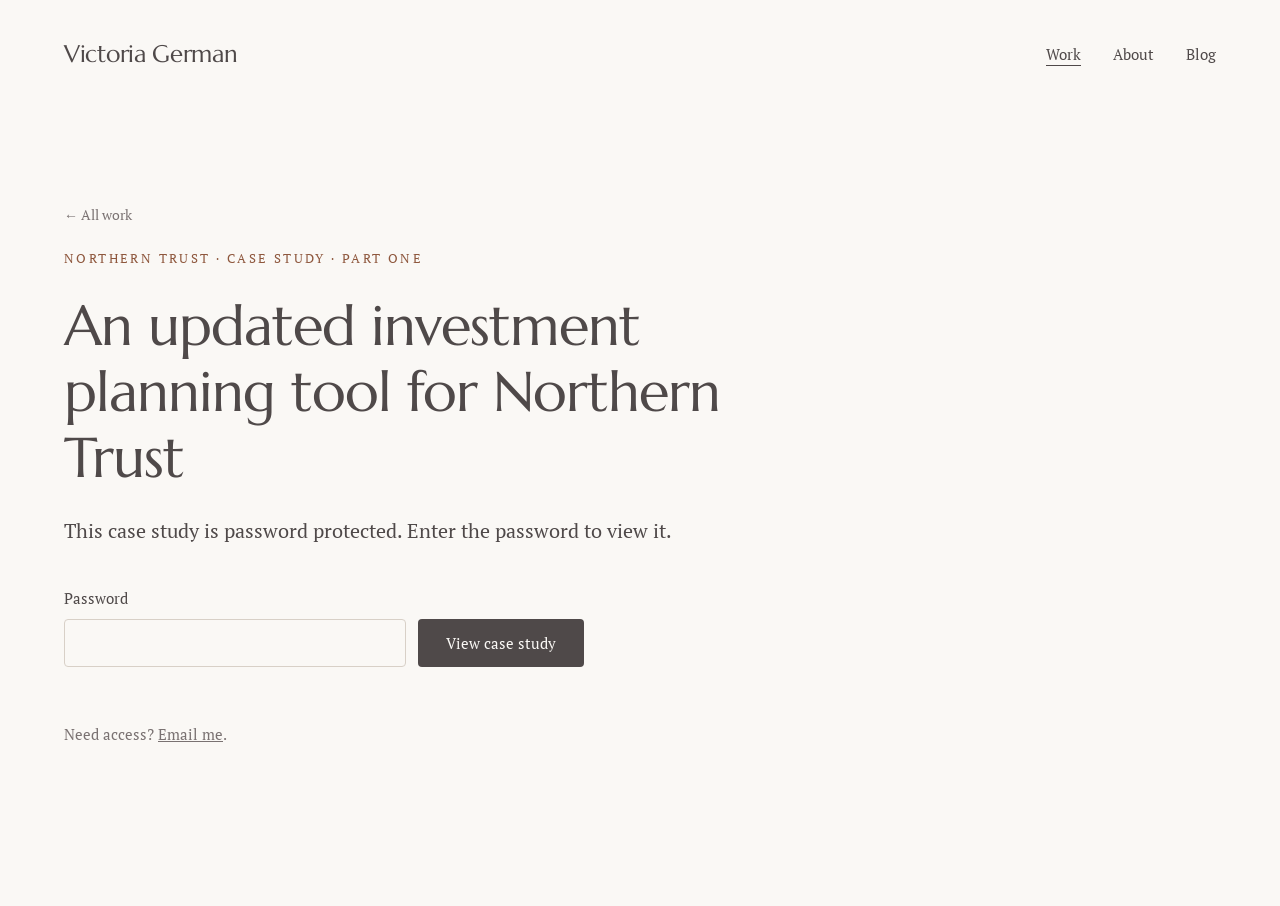
<file: work/northern-trust/index.html>
<!DOCTYPE html>
<html lang="en">
<head>
  <meta charset="utf-8">
  <meta name="viewport" content="width=device-width, initial-scale=1">
  <title>Northern Trust — Victoria German</title>
  <link rel="canonical" href="https://www.victoriagerman.com/work/northern-trust">
  <meta property="og:site_name" content="Victoria German">
  <meta property="og:title" content="Northern Trust — Victoria German">
  <meta property="og:url" content="https://www.victoriagerman.com/work/northern-trust">
  <meta property="og:type" content="website">
  <meta name="twitter:card" content="summary_large_image">
  <link rel="icon" href="../../favicon.svg" type="image/svg+xml">
  <link rel="preconnect" href="https://fonts.googleapis.com">
  <link rel="preconnect" href="https://fonts.gstatic.com" crossorigin>
  <link href="https://fonts.googleapis.com/css2?family=Marcellus&family=PT+Serif:ital,wght@0,400;0,700;1,400&display=swap" rel="stylesheet">
  <link rel="stylesheet" href="../../assets/css/style.css">
  <script>document.documentElement.classList.add('js');setTimeout(function(){if(!window.__reveal)document.documentElement.classList.remove('js')},2500)</script>
  <script src="../../assets/js/reveal.js" defer></script>
  <meta name="robots" content="noindex">
  <script src="../../assets/js/unlock.js" defer></script>
</head>
<body>
  <a class="skip-link" href="#main">Skip to content</a>
  <div class="page">
  <header class="site-header pad">
    <a class="site-title" href="../../">Victoria German</a>
    <nav class="site-nav" aria-label="Main">
      <a href="../../" aria-current="page">Work</a>
      <a href="../../about/">About</a>
      <a href="../../blog/">Blog</a>
    </nav>
  </header>
  <main id="main">
    <section class="gate pad" data-salt="Vjn32nwQxq5p6Vaj/wKFPw==" data-iterations="600000" data-content="enc/content.bin" data-title="Northern Trust — Victoria German">
      <a class="back" href="../../">← All work</a>
      <div class="eyebrow">Northern Trust · Case study · Part one</div>
      <h1>An updated investment planning tool for Northern Trust</h1>
      <p class="gate-intro">This case study is password protected. Enter the password to view it.</p>
      <form class="gate-form">
        <label for="pw">Password</label>
        <div class="gate-row">
          <input id="pw" name="password" type="password" autocomplete="current-password" required>
          <button class="button" type="submit">View case study</button>
        </div>
        <p class="gate-status" role="status" aria-live="polite"></p>
      </form>
      <p class="gate-help">Need access? <a href="mailto:victoriamiagerman@gmail.com?subject=Portfolio%20password">Email me</a>.</p>
    </section>
  </main>
  </div>
</body>
</html>
</file>
<file: assets/css/style.css>
/* ==========================================================================
   Victoria German — site styles (Direction A: Refined Editorial)
   Change colors, fonts and spacing site-wide with the variables below.
   ========================================================================== */

:root {
  --bg: #faf8f5;          /* page background */
  --panel: #f1ece6;       /* contact panel, notes, image backdrops */
  --text: #4f4949;        /* body text */
  --muted: #7a7272;       /* labels, dates */
  --rule: #e3ddd6;        /* thin divider lines */
  --field-border: #d8d0c7;
  --accent: #8e573d;      /* terracotta: labels, metrics, links */

  --font-heading: "Marcellus", Georgia, serif;
  --font-body: "PT Serif", Georgia, serif;

  --gutter: 64px;         /* page side margin */
  --max: 1280px;          /* page width */
  --gap: 24px;            /* grid column gap */
}

*, *::before, *::after { box-sizing: border-box; }
html { -webkit-text-size-adjust: 100%; }

body {
  margin: 0;
  background: var(--bg);
  color: var(--text);
  font-family: var(--font-body);
  font-size: 16px;
  line-height: 1.5;
  -webkit-font-smoothing: antialiased;
}

img { display: block; max-width: 100%; height: auto; }
a { color: inherit; }
a:hover { color: var(--accent); }
h1, h2, h3 { font-family: var(--font-heading); font-weight: 400; margin: 0; }
p { margin: 0; }

.skip-link { position: absolute; left: -9999px; top: 8px; background: var(--text); color: var(--bg); padding: 8px 14px; }
.skip-link:focus { left: 8px; z-index: 10; }

/* ---------- Layout ---------- */

.page { max-width: var(--max); margin: 0 auto; }
.pad { padding-left: var(--gutter); padding-right: var(--gutter); }
.inset { margin-left: var(--gutter); margin-right: var(--gutter); }

/* 12-column row: heading on the left (cols 1–3), content on the right (cols 5–11/12) */
.row { display: grid; grid-template-columns: repeat(12, minmax(0, 1fr)); column-gap: var(--gap); }
.row > .row-label { grid-column: 1 / span 3; }
.row > .row-body { grid-column: 5 / span 7; }
.row > .row-body.wide { grid-column: 5 / span 8; }

.eyebrow { font-size: 13px; letter-spacing: 2.4px; text-transform: uppercase; color: var(--accent); }
.label { font-size: 12px; letter-spacing: 1.6px; text-transform: uppercase; color: var(--muted); }
.rule { border: 0; border-top: 1px solid var(--rule); margin: 0; }

.text-lg { font-size: 20px; line-height: 1.65; }
.text-lg > * + * { margin-top: 20px; }
.statement { font-family: var(--font-heading); font-size: 25px; line-height: 1.45; }
.statement + .statement { margin-top: 24px; }
.section-title { font-size: 30px; line-height: 1.3; }

/* ---------- Header ---------- */

.site-header { display: flex; justify-content: space-between; align-items: center; gap: 24px; padding-top: 36px; padding-bottom: 36px; }
.site-title { font-family: var(--font-heading); font-size: 24px; letter-spacing: -0.3px; text-decoration: none; }
.site-nav { display: flex; gap: 32px; font-size: 15px; }
.site-nav a { text-decoration: none; }
.site-nav a[aria-current="page"] { text-decoration: underline; text-underline-offset: 5px; }

/* ---------- Home ---------- */

.home-hero { padding-top: 96px; padding-bottom: 88px; }
.home-hero .eyebrow { grid-column: 1 / -1; margin-bottom: 28px; }
.home-hero h1 { grid-column: 1 / span 10; font-size: 60px; line-height: 1.18; letter-spacing: -1.2px; }
.home-hero .intro { grid-column: 5 / span 7; margin-top: 44px; font-size: 21px; line-height: 1.6; }

.work { padding-top: 56px; padding-bottom: 112px; }
.work-head { display: flex; justify-content: space-between; align-items: baseline; margin-bottom: 40px; }
.work-head h2 { font-size: 32px; }
.work-head span { font-size: 14px; color: var(--muted); }
.cards { display: grid; grid-template-columns: repeat(3, minmax(0, 1fr)); gap: 40px; }
.card { display: flex; flex-direction: column; gap: 18px; text-decoration: none; }
.card:hover { color: inherit; }
.card-img { overflow: hidden; background: var(--panel); aspect-ratio: 1230 / 762; }
.card-img img { width: 100%; height: 100%; object-fit: cover; transition: transform .5s ease; }
.card:hover .card-img img { transform: scale(1.03); }
.card-text { display: flex; flex-direction: column; gap: 6px; }
.card-name { font-family: var(--font-heading); font-size: 26px; line-height: 1.25; }
.card:hover .card-name { color: var(--accent); }
.card-desc { font-size: 16px; line-height: 1.5; }
.card-metric { font-size: 15px; color: var(--accent); margin-top: 4px; }

.contact { background: var(--panel); padding: 72px; display: grid; grid-template-columns: repeat(2, minmax(0, 1fr)); gap: 80px; margin-bottom: 120px; }
.contact h2 { font-size: 40px; margin-bottom: 20px; }
.contact p { font-size: 18px; line-height: 1.6; }
.socials { display: flex; gap: 24px; font-size: 15px; margin-top: 28px; }

.form { display: flex; flex-direction: column; gap: 18px; }
.form label { display: flex; flex-direction: column; gap: 8px; font-size: 15px; }
.form input, .form textarea {
  font: inherit; color: var(--text);
  background: var(--bg); border: 1px solid var(--field-border); border-radius: 4px;
  padding: 0 16px; width: 100%;
}
.form input { height: 48px; }
.form textarea { height: 120px; padding-top: 12px; padding-bottom: 12px; resize: vertical; }
.form input:focus, .form textarea:focus { outline: 2px solid var(--accent); outline-offset: 1px; border-color: transparent; }
.hp { position: absolute; left: -9999px; }
.button {
  align-self: flex-start; height: 48px; padding: 0 28px;
  background: var(--text); color: var(--bg); border: 0; border-radius: 4px;
  font: inherit; font-size: 15px; cursor: pointer; transition: background .2s;
}
.button:hover { background: var(--accent); }
.button[disabled] { opacity: .6; cursor: default; }
.form-status { font-size: 15px; min-height: 22px; }

/* ---------- Case studies ---------- */

.cs-head { padding-top: 64px; padding-bottom: 48px; display: flex; flex-direction: column; gap: 24px; }
.back { font-size: 14px; color: var(--muted); text-decoration: none; }
.cs-head h1 { max-width: 960px; font-size: 56px; line-height: 1.18; letter-spacing: -1px; }

.meta { padding: 28px 0; border-top: 1px solid var(--rule); border-bottom: 1px solid var(--rule); display: grid; grid-template-columns: repeat(4, minmax(0, 1fr)); gap: 24px; }
.meta div { display: flex; flex-direction: column; gap: 6px; }
.meta span:last-child { font-size: 17px; }
.meta .hl { color: var(--accent); }

.hero { margin-top: 56px; }
.hero.panel { background: var(--panel); height: 600px; padding: 40px; display: flex; align-items: center; justify-content: center; }
.hero.panel img { max-height: 100%; width: auto; }

.section { padding-top: 96px; }
.section.tight { padding-top: 80px; }

.outcomes { display: grid; grid-template-columns: repeat(2, minmax(0, 1fr)); gap: 48px; }
.outcomes ol { list-style: none; margin: 18px 0 0; padding: 0; counter-reset: n; display: flex; flex-direction: column; gap: 18px; }
.outcomes li { counter-increment: n; display: flex; gap: 16px; font-size: 18px; line-height: 1.5; }
.outcomes li::before { content: counter(n, decimal-leading-zero); font-family: var(--font-heading); color: var(--accent); }

.figure { margin: 104px var(--gutter) 0; }
.figure figcaption { margin-top: 24px; }
.figure figcaption .row-body { font-size: 17px; line-height: 1.6; font-style: italic; }
.figure figcaption .row-body p + p { margin-top: 12px; }
.figure figcaption .label { padding-top: 4px; }

.part { margin-top: 136px; padding-top: 72px; border-top: 1px solid var(--rule); }
.part h2 { grid-column: 1 / span 10; margin-top: 24px; font-size: 44px; line-height: 1.25; letter-spacing: -0.6px; }
.part .eyebrow { grid-column: 1 / -1; }

.split { padding-top: 56px; align-items: center; }
.split .statement { grid-column: 1 / span 5; }
.split .split-img { grid-column: 7 / span 6; }

.band { margin-top: 104px; padding: 56px 0; border-top: 1px solid var(--rule); border-bottom: 1px solid var(--rule); }
.band.row { align-items: center; }
.band .big { grid-column: 1 / span 4; font-family: var(--font-heading); font-size: 96px; line-height: 1; letter-spacing: -2px; color: var(--accent); }
.band p { grid-column: 5 / span 7; font-size: 21px; line-height: 1.6; }

.stats { display: grid; grid-template-columns: repeat(3, minmax(0, 1fr)); gap: 24px; }
.stats div { display: flex; flex-direction: column; gap: 8px; font-size: 16px; }
.stats strong { font-family: var(--font-heading); font-weight: 400; font-size: 64px; line-height: 1; color: var(--accent); }

.gallery { padding-top: 104px; display: flex; flex-direction: column; gap: 24px; }
.gallery .label { margin-bottom: 8px; }
.gallery-grid { display: grid; grid-template-columns: repeat(2, minmax(0, 1fr)); gap: 24px; }

.note { margin-top: 88px; padding: 24px 28px; background: var(--panel); font-size: 16px; font-style: italic; }

.pager { margin-top: 112px; margin-bottom: 64px; padding: 40px 0; border-top: 1px solid var(--rule); display: flex; justify-content: space-between; align-items: center; gap: 24px; }
.pager a { text-decoration: none; }
.pager .step { display: flex; flex-direction: column; gap: 6px; }
.pager .step span:first-child { font-size: 13px; color: var(--muted); }
.pager .step span:last-child { font-family: var(--font-heading); font-size: 30px; line-height: 1.25; }
.pager .next { text-align: right; margin-left: auto; }
.pager .plain { font-size: 15px; text-decoration: underline; }

/* ---------- About ---------- */

.about-banner { margin-top: 24px; }
.about-banner img { width: 100%; height: 420px; object-fit: cover; }
.about-intro .row-label { display: flex; flex-direction: column; gap: 16px; }
.about-intro h1 { font-size: 40px; line-height: 1.2; }
.about-intro a.accent { color: var(--accent); }
.photos { padding-top: 112px; padding-bottom: 120px; }
.photos-head { display: flex; justify-content: space-between; align-items: baseline; padding-bottom: 16px; margin-bottom: 28px; border-bottom: 1px solid var(--rule); font-size: 14px; }
.photos-head .label { font-size: 13px; letter-spacing: 2.4px; }
.photo-grid { display: grid; grid-template-columns: repeat(4, minmax(0, 1fr)); gap: 32px; }
.photo-grid a { display: flex; flex-direction: column; gap: 14px; text-decoration: none; }
.photo-grid img { width: 100%; aspect-ratio: 4 / 5; object-fit: cover; background: var(--panel); transition: opacity .2s; }
.photo-grid a:hover img { opacity: .85; }
.photo-grid span { font-size: 15px; line-height: 1.5; font-style: italic; }

/* ---------- Blog ---------- */

.blog-head { padding-top: 80px; padding-bottom: 56px; display: flex; flex-direction: column; gap: 20px; }
.blog-head h1 { font-size: 60px; line-height: 1.15; letter-spacing: -1.2px; }
.post-row { padding: 56px 0; align-items: center; border-bottom: 1px solid var(--rule); }
.post-row:last-child { border-bottom: 0; margin-bottom: 64px; }
.post-row .post-thumb { grid-column: 1 / span 4; }
.post-row .post-thumb img { width: 100%; aspect-ratio: 1; object-fit: cover; }
.post-row .post-text { grid-column: 6 / span 7; display: flex; flex-direction: column; gap: 16px; }
.post-row h2 { font-size: 40px; line-height: 1.2; }
.post-row h2 a { text-decoration: none; }
.post-row p { font-size: 19px; line-height: 1.6; }
.read-more { font-size: 15px; color: var(--accent); text-underline-offset: 4px; }

.post { max-width: 760px; margin: 0 auto; padding-top: 64px; }
.post .back { display: inline-block; margin-bottom: 40px; }
.post .eyebrow { margin-bottom: 20px; }
.post h1 { font-size: 52px; line-height: 1.18; letter-spacing: -1px; margin-bottom: 24px; }
.post .dek { font-size: 21px; line-height: 1.6; font-style: italic; margin-bottom: 40px; }
.post-hero img { width: 100%; height: 420px; object-fit: cover; margin-bottom: 56px; }
.post-body { font-size: 19px; line-height: 1.75; }
.post-body p + p { margin-top: 26px; }
.tags { display: flex; flex-wrap: wrap; gap: 8px; margin: 48px 0 0; padding: 0; list-style: none; }
.tags li { font-size: 13px; border: 1px solid var(--rule); border-radius: 999px; padding: 5px 14px; }
.byline { margin-top: 48px; padding-top: 28px; border-top: 1px solid var(--rule); display: flex; flex-direction: column; gap: 6px; }
.byline span:last-child { font-family: var(--font-heading); font-size: 24px; }
.post-pager { margin-top: 96px; }
.post-pager .step span:last-child { font-size: 28px; }

/* ---------- 404 ---------- */
.not-found { padding-top: 120px; padding-bottom: 200px; text-align: center; }
.not-found h1 { font-size: 48px; margin-bottom: 16px; }

/* ---------- Tablet ---------- */

@media (max-width: 1000px) {
  :root { --gutter: 40px; }
  .home-hero h1 { font-size: 48px; grid-column: 1 / -1; }
  .home-hero .intro { grid-column: 3 / -1; }
  .cards { grid-template-columns: repeat(2, minmax(0, 1fr)); }
  .contact { grid-template-columns: 1fr; gap: 40px; padding: 56px; }
  .cs-head h1 { font-size: 46px; }
  .row > .row-body, .row > .row-body.wide { grid-column: 4 / -1; }
  .outcomes { gap: 32px; }
  .hero.panel { height: 480px; }
  .photo-grid { grid-template-columns: repeat(2, minmax(0, 1fr)); }
  .band .big { font-size: 72px; }
  .stats strong { font-size: 52px; }
}

/* ---------- Phone ---------- */

@media (max-width: 700px) {
  :root { --gutter: 20px; }
  .site-header { padding-top: 24px; padding-bottom: 24px; }
  .site-title { font-size: 21px; }
  .site-nav { gap: 20px; }

  .row { display: block; }
  .row > * + * { margin-top: 20px; }

  .home-hero { padding-top: 40px; padding-bottom: 56px; }
  .home-hero h1 { font-size: 34px; }
  .home-hero .intro { margin-top: 28px; font-size: 18px; }
  .work { padding-bottom: 72px; }
  .work-head h2 { font-size: 28px; }
  .cards { grid-template-columns: 1fr; gap: 48px; }
  .contact { padding: 36px 24px; margin-bottom: 64px; }
  .contact h2 { font-size: 32px; }

  .cs-head { padding-top: 32px; padding-bottom: 32px; }
  .cs-head h1 { font-size: 34px; }
  .meta { grid-template-columns: repeat(2, minmax(0, 1fr)); row-gap: 20px; }
  .hero { margin-top: 32px; }
  .hero.panel { height: auto; max-height: 440px; padding: 24px; }
  .hero.panel img { max-height: 392px; }
  .section { padding-top: 64px; }
  .section.tight { padding-top: 48px; }
  .section-title { font-size: 26px; }
  .text-lg { font-size: 18px; }
  .statement { font-size: 21px; }
  .outcomes { grid-template-columns: 1fr; }
  .outcomes li { font-size: 17px; }
  .figure { margin-top: 64px; }
  .figure figcaption { margin-top: 16px; }
  .figure figcaption .row-body { font-size: 16px; }
  .figure figcaption .row-body { margin-top: 8px; }
  .part { margin-top: 88px; padding-top: 48px; }
  .part h2 { font-size: 30px; }
  .split .split-img { margin-top: 32px; }
  .band { margin-top: 64px; padding: 40px 0; }
  .band .big { font-size: 64px; }
  .band p { font-size: 18px; }
  .stats { grid-template-columns: 1fr; gap: 28px; }
  .gallery { padding-top: 64px; gap: 16px; }
  .gallery-grid { grid-template-columns: 1fr; gap: 16px; }
  .pager { margin-top: 72px; flex-direction: column; align-items: stretch; }
  .pager .step span:last-child { font-size: 24px; }

  .about-banner img { height: 220px; }
  .about-intro h1 { font-size: 32px; }
  .photos { padding-top: 72px; padding-bottom: 72px; }
  .photo-grid { gap: 24px 16px; }
  .photo-grid span { font-size: 14px; }

  .blog-head { padding-top: 40px; padding-bottom: 32px; }
  .blog-head h1 { font-size: 36px; }
  .post-row { padding: 40px 0; }
  .post-row .post-text { margin-top: 24px; }
  .post-row h2 { font-size: 28px; }
  .post-row p { font-size: 17px; }
  .post { padding-top: 32px; }
  .post h1 { font-size: 34px; }
  .post .dek { font-size: 18px; }
  .post-hero img { height: 240px; margin-bottom: 40px; }
  .post-body { font-size: 17px; }
  .post-pager { margin-top: 64px; }
}

/* ---------- Load & scroll animations (see assets/js/reveal.js) ---------- */
.js .reveal {
  opacity: 0;
  transform: translateY(24px);
  transition: opacity .9s cubic-bezier(.2, .65, .25, 1), transform .9s cubic-bezier(.2, .65, .25, 1);
}
.js .site-header.reveal { transform: none; }
.js .reveal.is-in { opacity: 1; transform: none; }
@media (prefers-reduced-motion: reduce) {
  .js .reveal { opacity: 1; transform: none; transition: none; }
}

/* ---------- Password screen for case studies (see assets/js/unlock.js) ---------- */
.gate { max-width: calc(760px + 2 * var(--gutter)); padding-top: 96px; padding-bottom: 160px; display: flex; flex-direction: column; gap: 24px; }
.gate h1 { font-size: 56px; line-height: 1.18; letter-spacing: -1px; }
.gate-intro { font-size: 20px; line-height: 1.6; }
.gate-form { margin-top: 16px; display: flex; flex-direction: column; gap: 10px; max-width: 520px; }
.gate-form label { font-size: 15px; }
.gate-row { display: flex; gap: 12px; }
.gate-row input {
  flex: 1; min-width: 0; height: 48px; padding: 0 16px;
  font: inherit; color: var(--text); background: var(--bg);
  border: 1px solid var(--field-border); border-radius: 4px;
}
.gate-row input:focus { outline: 2px solid var(--accent); outline-offset: 1px; border-color: transparent; }
.gate-row .button { align-self: auto; white-space: nowrap; }
.gate-status { font-size: 15px; min-height: 22px; color: var(--accent); }
.gate-help { font-size: 15px; color: var(--muted); }
.locked .gate { visibility: hidden; }
img[data-enc] { background: var(--panel); }
@media (max-width: 700px) {
  .gate { padding-top: 40px; padding-bottom: 96px; }
  .gate h1 { font-size: 34px; }
  .gate-intro { font-size: 18px; }
  .gate-row { flex-direction: column; }
  .gate-row input { flex: none; width: 100%; }
  .gate-row .button { align-self: flex-start; }
}
</file>
